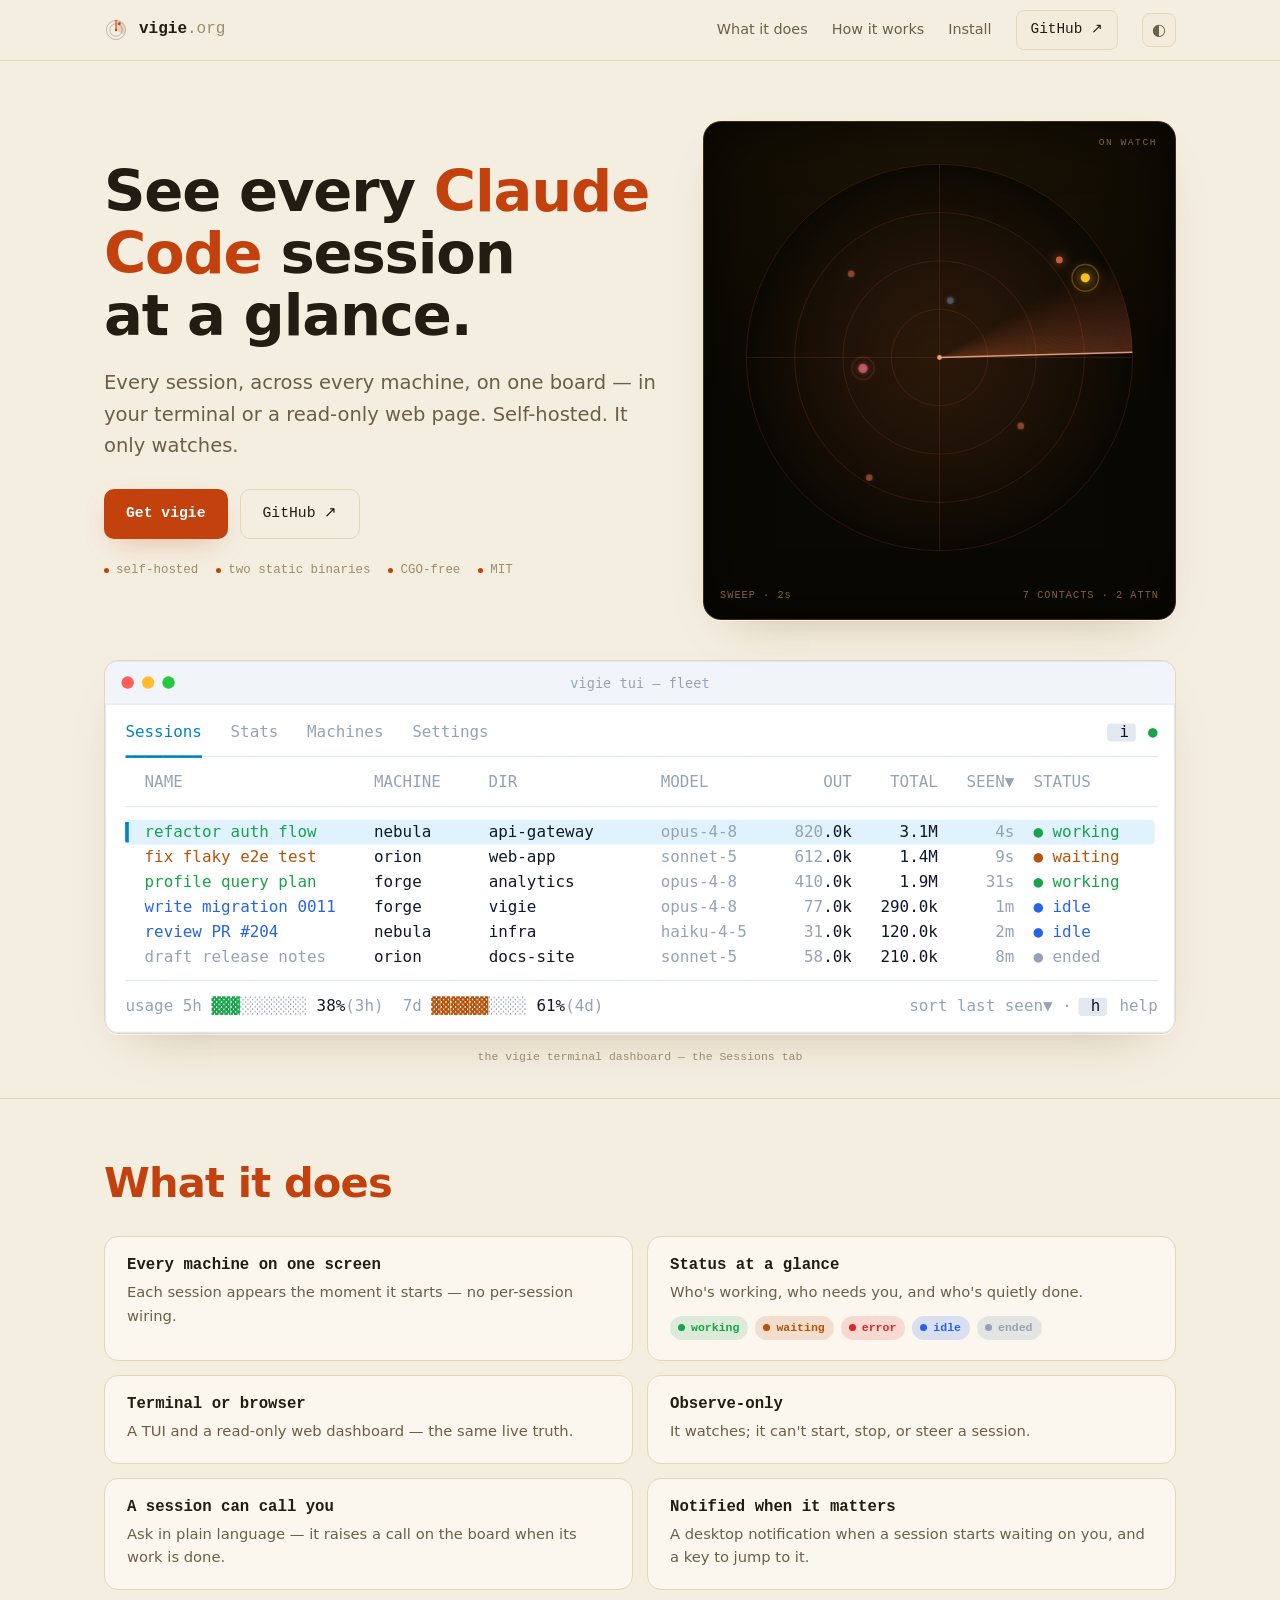
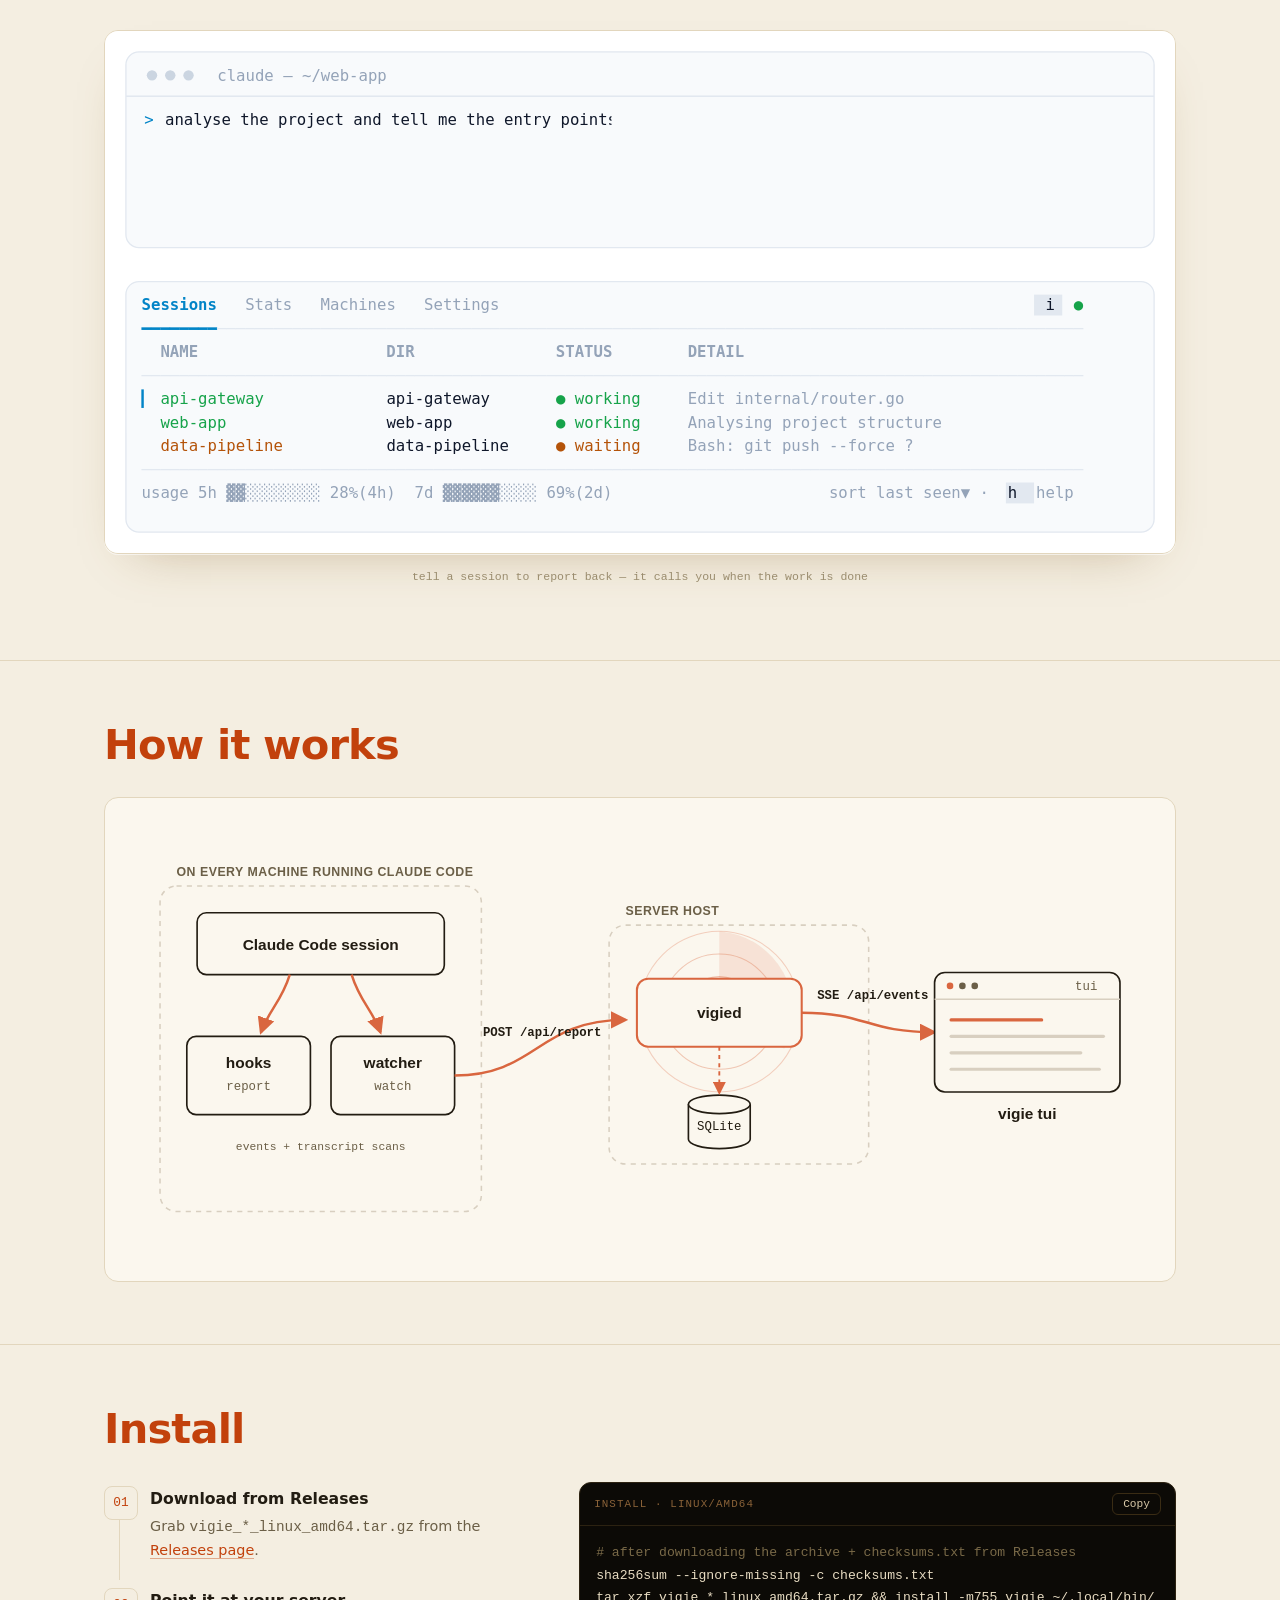
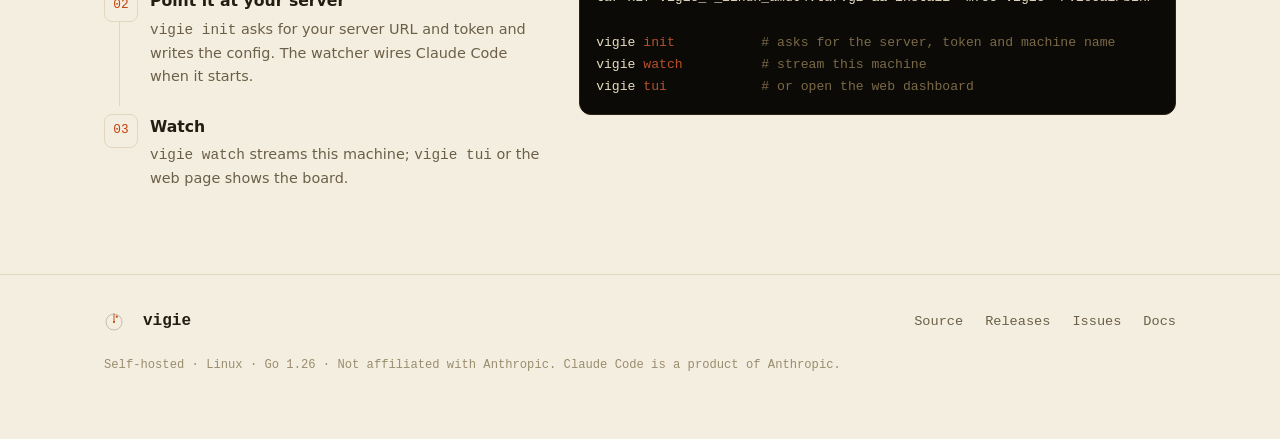
<file: site/index.html>
<!doctype html>
<html lang="en">
<head>
  <meta charset="utf-8">
  <meta name="viewport" content="width=device-width, initial-scale=1">
  <title>vigie — the lookout for your Claude Code sessions</title>
  <meta name="description" content="vigie is an observe-only monitor for Claude Code sessions across every machine — who's working, who's waiting on you, who needs an answer. Self-hosted, two static binaries, MIT.">
  <meta name="theme-color" content="#100d08">
  <link rel="icon" type="image/svg+xml" href="assets/favicon.svg">
  <meta property="og:type" content="website">
  <meta property="og:title" content="vigie — the lookout for your Claude Code sessions">
  <meta property="og:description" content="An observe-only monitor for Claude Code sessions across every machine. Self-hosted.">
  <meta property="og:image" content="assets/hero.svg">
  <style>
  :root {
    --font-mono: ui-monospace, "SF Mono", "SFMono-Regular", "Cascadia Code", "JetBrains Mono", Menlo, Consolas, monospace;
    --font-sans: system-ui, -apple-system, "Segoe UI", Roboto, Helvetica, Arial, sans-serif;
    --ground: #100d08; --panel: #17130c; --panel-2: #1f1a11; --line: #322817;
    --ink: #f0e9d8; --muted: #a49877; --faint: #6f6650;
    --amber: #d9663f; --amber-deep: #b8502e; --amber-pale: #f0a883;
    /* status colours: one per attention family, from test/fixtures/status-colors.json (#738) */
    --s-working: #4ade80; --s-waiting: #fbbf24; --s-error: #f87171;
    --s-idle: #60a5fa; --s-ended: #64748b;
    /* diagram (how-it-works.svg) chrome — flips with theme */
    --dg-node: #17130c; --dg-ink: #f0e9d8; --dg-muted: #a49877; --dg-line: #322817;
    --scope-glow: rgba(217,102,63,0.5);
    --shadow: 0 1px 0 rgba(255,255,255,0.03), 0 22px 50px -28px rgba(0,0,0,0.85);
    --radius: 14px; --maxw: 1120px;
  }
  @media (prefers-color-scheme: light) {
    :root {
      --ground: #f4eee1; --panel: #fbf7ee; --panel-2: #f3ecdc; --line: #e2d6bd;
      --ink: #221c12; --muted: #6b5f47; --faint: #9a8c6e;
      --amber: #c2410c; --amber-deep: #9a3412; --amber-pale: #b8502e;
      --s-working: #16a34a; --s-waiting: #b45309; --s-error: #dc2626;
      --s-idle: #2563eb; --s-ended: #94a3b8;
      --dg-node: #fbf7ee; --dg-ink: #221c12; --dg-muted: #6b5f47; --dg-line: #d8cfc0;
      --scope-glow: rgba(194,65,12,0.4);
      --shadow: 0 1px 0 rgba(255,255,255,0.6), 0 22px 50px -30px rgba(120,80,20,0.4);
    }
  }
  :root[data-theme="dark"] {
    --ground: #100d08; --panel: #17130c; --panel-2: #1f1a11; --line: #322817;
    --ink: #f0e9d8; --muted: #a49877; --faint: #6f6650; --amber: #d9663f; --amber-deep: #b8502e; --amber-pale: #f0a883;
    --s-working: #4ade80; --s-waiting: #fbbf24; --s-error: #f87171;
    --s-idle: #60a5fa; --s-ended: #64748b;
    --dg-node: #17130c; --dg-ink: #f0e9d8; --dg-muted: #a49877; --dg-line: #322817;
    --scope-glow: rgba(217,102,63,0.5); --shadow: 0 1px 0 rgba(255,255,255,0.03), 0 22px 50px -28px rgba(0,0,0,0.85);
  }
  :root[data-theme="light"] {
    --ground: #f4eee1; --panel: #fbf7ee; --panel-2: #f3ecdc; --line: #e2d6bd;
    --ink: #221c12; --muted: #6b5f47; --faint: #9a8c6e; --amber: #c2410c; --amber-deep: #9a3412; --amber-pale: #b8502e;
    --s-working: #16a34a; --s-waiting: #b45309; --s-error: #dc2626;
    --s-idle: #2563eb; --s-ended: #94a3b8;
    --dg-node: #fbf7ee; --dg-ink: #221c12; --dg-muted: #6b5f47; --dg-line: #d8cfc0;
    --scope-glow: rgba(194,65,12,0.4); --shadow: 0 1px 0 rgba(255,255,255,0.6), 0 22px 50px -30px rgba(120,80,20,0.4);
  }

  * { box-sizing: border-box; }
  html { scroll-behavior: smooth; }
  body { margin: 0; background: var(--ground); color: var(--ink); font-family: var(--font-sans); -webkit-font-smoothing: antialiased; line-height: 1.6; }
  .wrap { width: 100%; max-width: var(--maxw); margin: 0 auto; padding: 0 24px; }
  a { color: inherit; }
  h1, h2, h3 { text-wrap: balance; line-height: 1.08; margin: 0; }
  .mono { font-family: var(--font-mono); }
  .mark { display: block; color: var(--ink); }
  .mark .ring { stroke: currentColor; opacity: 0.32; }

  /* nav */
  nav { position: sticky; top: 0; z-index: 50; backdrop-filter: blur(10px); background: color-mix(in srgb, var(--ground) 82%, transparent); border-bottom: 1px solid var(--line); }
  .nav-in { display: flex; align-items: center; justify-content: space-between; height: 60px; }
  .brand { display: flex; align-items: center; gap: 11px; font-family: var(--font-mono); font-weight: 600; }
  .brand .tld { color: var(--faint); font-weight: 400; }
  .nav-links { display: flex; align-items: center; gap: 24px; }
  .nav-links a { text-decoration: none; font-size: 0.9rem; color: var(--muted); }
  .nav-links a:hover { color: var(--ink); }
  .nav-cta { font-family: var(--font-mono); font-size: 0.82rem; padding: 7px 14px; border: 1px solid var(--line); border-radius: 8px; color: var(--ink) !important; background: var(--panel-2); }
  .nav-cta:hover { border-color: var(--amber); }
  .toggle { display: inline-grid; place-items: center; width: 34px; height: 34px; border: 1px solid var(--line); border-radius: 8px; background: var(--panel-2); color: var(--muted); cursor: pointer; font-size: 1rem; }
  .toggle:hover { color: var(--ink); border-color: var(--amber); }
  :focus-visible { outline: 2px solid var(--amber); outline-offset: 2px; border-radius: 4px; }
  @media (max-width: 720px) { .nav-links .hide-sm { display: none; } }

  /* hero — copy + radar on top, the real product shot full-width below */
  .hero { padding: 60px 0 20px; }
  .hero-top { display: grid; grid-template-columns: 1.08fr 0.92fr; gap: 44px; align-items: center; }
  .hero h1 { font-size: clamp(2.3rem, 5vw, 3.6rem); font-weight: 800; letter-spacing: -0.02em; }
  .hero h1 .glow { color: var(--amber); }
  .lede { font-size: clamp(1.05rem, 1.6vw, 1.22rem); color: var(--muted); margin: 20px 0 28px; max-width: 46ch; }
  .cta-row { display: flex; flex-wrap: wrap; gap: 12px; justify-content: flex-start; }
  .btn { font-family: var(--font-mono); font-size: 0.92rem; text-decoration: none; padding: 12px 22px; border-radius: 10px; display: inline-flex; align-items: center; gap: 9px; transition: transform .12s, background .2s, border-color .2s; }
  .btn-primary { background: var(--amber); color: #fff; font-weight: 600; box-shadow: 0 10px 30px -12px var(--scope-glow); }
  .btn-primary:hover { transform: translateY(-1px); background: var(--amber-deep); }
  .btn-ghost { background: transparent; color: var(--ink); border: 1px solid var(--line); }
  .btn-ghost:hover { border-color: var(--amber); }
  .hero-meta { margin-top: 22px; display: flex; gap: 18px; flex-wrap: wrap; justify-content: flex-start; font-family: var(--font-mono); font-size: 0.78rem; color: var(--faint); }
  .hero-meta span { display: flex; align-items: center; gap: 7px; }
  .hero-meta i { width: 5px; height: 5px; border-radius: 50%; background: var(--amber); display: inline-block; }

  /* radar — an always-dark instrument, the brand accent beside the copy */
  .scope-frame { background: radial-gradient(120% 120% at 50% 0%, #1c1305 0%, #0a0803 62%); border: 1px solid #3a2c14; border-radius: 18px; padding: 16px; box-shadow: var(--shadow), inset 0 0 60px rgba(0,0,0,0.6); position: relative; }
  .scope-frame::after { content: "ON WATCH"; position: absolute; top: 13px; right: 18px; font-family: var(--font-mono); font-size: 0.6rem; letter-spacing: 0.16em; color: #8a6238; }
  canvas#radar { width: 100%; height: auto; display: block; }
  .scope-cap { display: flex; justify-content: space-between; margin-top: 10px; font-family: var(--font-mono); font-size: 0.64rem; color: #8a6238; letter-spacing: 0.1em; }

  /* the real TUI, framed and theme-aware (light/dark variants swapped by theme) */
  .shot-wrap { margin: 40px auto 0; max-width: 1120px; }
  .shot { border: 1px solid var(--line); border-radius: 14px; overflow: hidden; box-shadow: var(--shadow); background: var(--panel-2); }
  .shot svg, .shot img { width: 100%; height: auto; display: block; }
  .shot-cap { font-family: var(--font-mono); font-size: 0.72rem; color: var(--faint); margin-top: 14px; text-align: center; }
  .sd-dark { display: none; } .sd-light { display: block; }
  @media (prefers-color-scheme: dark) { .sd-light { display: none; } .sd-dark { display: block; } }
  :root[data-theme="dark"] .sd-light { display: none; } :root[data-theme="dark"] .sd-dark { display: block; }
  :root[data-theme="light"] .sd-light { display: block; } :root[data-theme="light"] .sd-dark { display: none; }

  /* sections — the heading IS the label: orange and large */
  section.block { padding: 62px 0; border-top: 1px solid var(--line); }
  .sec-head { margin-bottom: 30px; }
  .sec-head h2 { font-size: clamp(1.9rem, 3.4vw, 2.6rem); font-weight: 800; letter-spacing: -0.02em; color: var(--amber); }

  /* what it does — tight one-liners */
  .does-grid { display: grid; grid-template-columns: 1fr 1fr; gap: 14px; }
  .does { background: var(--panel); border: 1px solid var(--line); border-radius: var(--radius); padding: 20px 22px; }
  .does h3 { font-family: var(--font-mono); font-size: 0.98rem; font-weight: 700; margin-bottom: 6px; }
  .does p { color: var(--muted); font-size: 0.92rem; margin: 0; }
  .legend { display: flex; flex-wrap: wrap; gap: 7px; margin-top: 12px; }
  .pill { display: inline-flex; align-items: center; gap: 6px; padding: 3px 9px 3px 8px; border-radius: 999px; font-size: 0.72rem; font-weight: 600; font-family: var(--font-mono); }
  .pill i { width: 7px; height: 7px; border-radius: 50%; }
  .pill.working { color: var(--s-working); background: color-mix(in srgb, var(--s-working) 14%, transparent); } .pill.working i { background: var(--s-working); }
  .pill.error { color: var(--s-error); background: color-mix(in srgb, var(--s-error) 14%, transparent); } .pill.error i { background: var(--s-error); }
  .pill.waiting { color: var(--s-waiting); background: color-mix(in srgb, var(--s-waiting) 15%, transparent); } .pill.waiting i { background: var(--s-waiting); }
  .pill.idle { color: var(--s-idle); background: color-mix(in srgb, var(--s-idle) 16%, transparent); } .pill.idle i { background: var(--s-idle); }
  .pill.ended { color: var(--s-ended); background: color-mix(in srgb, var(--s-ended) 22%, transparent); } .pill.ended i { background: var(--s-ended); }

  /* how it works — one diagram (the README schema, theme-aware) */
  .diagram { background: var(--panel); border: 1px solid var(--line); border-radius: var(--radius); padding: 20px; }
  .diagram svg { width: 100%; height: auto; display: block; }

  /* install */
  .install-grid { display: grid; grid-template-columns: 0.85fr 1.15fr; gap: 34px; align-items: start; }
  ol.steps { list-style: none; counter-reset: s; margin: 0; padding: 0; }
  ol.steps li { counter-increment: s; position: relative; padding: 0 0 22px 46px; }
  ol.steps li::before { content: counter(s, decimal-leading-zero); position: absolute; left: 0; top: 0; font-family: var(--font-mono); font-size: 0.8rem; color: var(--amber); border: 1px solid var(--line); border-radius: 8px; width: 32px; height: 32px; display: grid; place-items: center; }
  ol.steps li::after { content: ""; position: absolute; left: 15px; top: 34px; bottom: 4px; width: 1px; background: var(--line); }
  ol.steps li:last-child::after { display: none; }
  ol.steps h4 { margin: 4px 0 4px; font-size: 0.98rem; }
  ol.steps p { margin: 0; color: var(--muted); font-size: 0.9rem; }
  ol.steps a { color: var(--amber); text-decoration: none; border-bottom: 1px solid color-mix(in srgb, var(--amber) 40%, transparent); }
  .code { background: #0c0a06; border: 1px solid #2c2211; border-radius: 12px; overflow: hidden; }
  .code-bar { display: flex; align-items: center; justify-content: space-between; padding: 10px 14px; border-bottom: 1px solid #2c2211; }
  .code-bar span { font-family: var(--font-mono); font-size: 0.68rem; letter-spacing: 0.1em; color: #8a6238; text-transform: uppercase; }
  .copy { font-family: var(--font-mono); font-size: 0.7rem; color: #d9c9a8; background: transparent; border: 1px solid #3a2c14; border-radius: 6px; padding: 4px 10px; cursor: pointer; }
  .copy:hover { border-color: var(--amber); color: var(--amber-pale); }
  pre.code-body { margin: 0; padding: 16px; overflow-x: auto; font-family: var(--font-mono); font-size: 0.82rem; line-height: 1.7; color: #e8dcc2; }
  pre.code-body .c { color: #7a6a48; }
  pre.code-body .k { color: var(--amber-pale); }

  /* footer */
  footer { border-top: 1px solid var(--line); padding: 34px 0 54px; }
  .foot-in { display: flex; justify-content: space-between; align-items: center; gap: 24px; flex-wrap: wrap; }
  .brand.small { font-family: var(--font-mono); }
  .foot-links { display: flex; gap: 22px; font-family: var(--font-mono); font-size: 0.85rem; }
  .foot-links a { text-decoration: none; color: var(--muted); }
  .foot-links a:hover { color: var(--amber); }
  .foot-note { margin-top: 22px; font-size: 0.76rem; color: var(--faint); font-family: var(--font-mono); }

  @media (max-width: 860px) {
    .hero-top { grid-template-columns: 1fr; gap: 32px; }
    .scope-frame { max-width: 420px; }
    .does-grid { grid-template-columns: 1fr; }
    .install-grid { grid-template-columns: 1fr; }
  }
  @media (prefers-reduced-motion: reduce) { html { scroll-behavior: auto; } .btn:hover { transform: none; } }
  </style>
</head>
<body>
<nav>
  <div class="wrap nav-in">
    <div class="brand">
      <svg class="mark" width="24" height="24" viewBox="0 0 100 100" fill="none" aria-hidden="true">
        <circle class="ring" cx="50" cy="50" r="40" stroke-width="3.5"/>
        <circle class="ring" cx="50" cy="50" r="26" stroke-width="3.5"/>
        <path d="M50 50 L50 10 A40 40 0 0 1 82.4 69.6 Z" fill="var(--amber)" opacity="0.18"/>
        <line x1="50" y1="50" x2="50" y2="10" stroke="var(--amber)" stroke-width="4.5" stroke-linecap="round"/>
        <circle cx="64.1" cy="23.5" r="5.5" fill="var(--amber)"/>
        <circle cx="50" cy="50" r="5" fill="var(--amber)"/>
      </svg>
      <span><b>vigie</b><span class="tld">.org</span></span>
    </div>
    <div class="nav-links">
      <a href="#what" class="hide-sm">What it does</a>
      <a href="#how" class="hide-sm">How it works</a>
      <a href="#install">Install</a>
      <a href="https://github.com/haribo/claude-vigie" class="nav-cta">GitHub ↗</a>
      <button class="toggle" id="themeBtn" aria-label="Toggle light / dark theme" title="Toggle light / dark">◐</button>
    </div>
  </div>
</nav>

<header class="hero">
  <div class="wrap">
    <div class="hero-top">
      <div class="hero-copy">
        <h1>See every <span class="glow">Claude Code</span> session at a glance.</h1>
        <p class="lede">Every session, across every machine, on one board — in your terminal or a read-only web page. Self-hosted. It only watches.</p>
        <div class="cta-row">
          <a href="#install" class="btn btn-primary">Get vigie</a>
          <a href="https://github.com/haribo/claude-vigie" class="btn btn-ghost">GitHub ↗</a>
        </div>
        <div class="hero-meta">
          <span><i></i>self-hosted</span>
          <span><i></i>two static binaries</span>
          <span><i></i>CGO-free</span>
          <span><i></i>MIT</span>
        </div>
      </div>
      <div class="scope-frame">
        <canvas id="radar" width="720" height="720" role="img" aria-label="Radar scope showing active Claude Code sessions as blips; two are in an attention state."></canvas>
        <div class="scope-cap"><span>SWEEP · 2s</span><span>7 CONTACTS · 2 ATTN</span></div>
      </div>
    </div>
    <div class="shot-wrap">
      <div class="shot">
        <div class="sd-light"><img src="assets/hero.svg" alt="vigie TUI — the Sessions tab"></div>
        <div class="sd-dark"><img src="assets/hero-dark.svg" alt="vigie TUI — the Sessions tab (dark)"></div>
      </div>
      <p class="shot-cap">the vigie terminal dashboard — the Sessions tab</p>
    </div>
  </div>
</header>

<main>
  <section class="block" id="what">
    <div class="wrap">
      <div class="sec-head">
        <h2>What it does</h2>
      </div>
      <div class="does-grid">
        <div class="does">
          <h3>Every machine on one screen</h3>
          <p>Each session appears the moment it starts — no per-session wiring.</p>
        </div>
        <div class="does">
          <h3>Status at a glance</h3>
          <p>Who's working, who needs you, and who's quietly done.</p>
          <div class="legend">
            <span class="pill working"><i></i>working</span>
            <span class="pill waiting"><i></i>waiting</span>
            <span class="pill error"><i></i>error</span>
            <span class="pill idle"><i></i>idle</span>
            <span class="pill ended"><i></i>ended</span>
          </div>
        </div>
        <div class="does">
          <h3>Terminal or browser</h3>
          <p>A TUI and a read-only web dashboard — the same live truth.</p>
        </div>
        <div class="does">
          <h3>Observe-only</h3>
          <p>It watches; it can't start, stop, or steer a session.</p>
        </div>
        <div class="does">
          <h3>A session can call you</h3>
          <p>Ask in plain language — it raises a call on the board when its work is done.</p>
        </div>
        <div class="does">
          <h3>Notified when it matters</h3>
          <p>A desktop notification when a session starts waiting on you, and a key to jump to it.</p>
        </div>
      </div>

      <div class="shot-wrap">
        <div class="shot">
          <div class="sd-light"><img src="assets/session-call.svg" alt="A Claude Code session is asked to report when finished; the vigie board then shows that session calling, its status dot blinking and the message in DETAIL"></div>
          <div class="sd-dark"><img src="assets/session-call-dark.svg" alt="A Claude Code session is asked to report when finished; the vigie board then shows that session calling, its status dot blinking and the message in DETAIL (dark)"></div>
        </div>
        <p class="shot-cap">tell a session to report back — it calls you when the work is done</p>
      </div>
    </div>
  </section>

  <section class="block" id="how">
    <div class="wrap">
      <div class="sec-head">
        <h2>How it works</h2>
      </div>
      <div class="diagram"><svg xmlns="http://www.w3.org/2000/svg" viewBox="0 0 1000 430" font-family="ui-sans-serif, system-ui, -apple-system, 'Segoe UI', Roboto, Helvetica, Arial, sans-serif" role="img" aria-label="How Claude Vigie works">
  <style>
    .zone { fill: none; stroke: var(--dg-line); stroke-width: 1.5; stroke-dasharray: 5 5; }
    .zlabel { fill: var(--dg-muted); font: 600 12px sans-serif; letter-spacing: .04em; text-transform: uppercase; }
    .node { fill: var(--dg-node); stroke: var(--dg-ink); stroke-width: 1.6; }
    .node.accent { stroke: #d9663f; stroke-width: 2; }
    .ntitle { fill: var(--dg-ink); font: 640 15px sans-serif; }
    .nsub { fill: var(--dg-muted); font: 500 12px ui-monospace, Menlo, Consolas, monospace; }
    .dblabel { fill: var(--dg-ink); font: 500 12px ui-monospace, Menlo, Consolas, monospace; }
    .flow { fill: none; stroke: #d9663f; stroke-width: 2.4; }
    .flow.dot { stroke-dasharray: 4 4; stroke-width: 1.8; }
    .elabel { fill: var(--dg-ink); font: 600 12px ui-monospace, Menlo, Consolas, monospace; }
    .elabel.m { fill: var(--dg-muted); font: 500 11px ui-monospace, Menlo, Consolas, monospace; }
    .radar { fill: none; stroke: #d9663f; }
    .db { fill: var(--dg-node); stroke: var(--dg-ink); stroke-width: 1.6; }
    .termdot { fill: var(--dg-muted); } .termdot.cor { fill: #d9663f; }
    .termline { stroke: var(--dg-line); stroke-width: 3; stroke-linecap: round; } .termline.on { stroke: #d9663f; }
    .ahfill { fill: #d9663f; } .wedge { fill: rgba(217,102,63,.14); }
  </style>
  <defs>
    <marker id="ah" viewBox="0 0 10 10" refX="8.5" refY="5" markerWidth="7" markerHeight="7" orient="auto-start-reverse">
      <path class="ahfill" d="M0 0 L10 5 L0 10 z"/>
    </marker>
  </defs>

  <rect class="zone" x="34" y="66" width="312" height="316" rx="16"/>
  <text class="zlabel" x="50" y="56">on every machine running Claude Code</text>
  <rect class="node" x="70" y="92" width="240" height="60" rx="9"/>
  <text class="ntitle" x="190" y="128" text-anchor="middle">Claude Code session</text>
  <path class="flow" d="M160 152 C 152 178, 140 186, 132 208" marker-end="url(#ah)"/>
  <path class="flow" d="M220 152 C 228 178, 240 186, 248 208" marker-end="url(#ah)"/>
  <rect class="node" x="60" y="212" width="120" height="76" rx="9"/>
  <text class="ntitle" x="120" y="243" text-anchor="middle">hooks</text>
  <text class="nsub" x="120" y="264" text-anchor="middle">report</text>
  <rect class="node" x="200" y="212" width="120" height="76" rx="9"/>
  <text class="ntitle" x="260" y="243" text-anchor="middle">watcher</text>
  <text class="nsub" x="260" y="264" text-anchor="middle">watch</text>
  <text class="elabel m" x="190" y="322" text-anchor="middle">events + transcript scans</text>

  <path class="flow" d="M320 250 C 400 250, 400 196, 486 196" marker-end="url(#ah)"/>
  <text class="elabel" x="405" y="212" text-anchor="middle">POST /api/report</text>

  <rect class="zone" x="470" y="104" width="252" height="232" rx="16"/>
  <text class="zlabel" x="486" y="94">server host</text>
  <circle class="radar" cx="577" cy="188" r="78" stroke-width="1" opacity=".28"/>
  <circle class="radar" cx="577" cy="188" r="56" stroke-width="1" opacity=".34"/>
  <circle class="radar" cx="577" cy="188" r="34" stroke-width="1" opacity=".4"/>
  <path class="wedge" d="M577 188 L577 110 A78 78 0 0 1 640 224 Z"/>
  <rect class="node accent" x="497" y="156" width="160" height="66" rx="11"/>
  <text class="ntitle" x="577" y="194" text-anchor="middle">vigied</text>
  <path class="db" d="M547 278 v34 a30 9 0 0 0 60 0 v-34"/>
  <ellipse class="db" cx="577" cy="278" rx="30" ry="9"/>
  <text class="dblabel" x="577" y="303" text-anchor="middle">SQLite</text>
  <path class="flow dot" d="M577 222 L577 267" marker-end="url(#ah)"/>

  <path class="flow" d="M657 189 C 720 189, 720 208, 786 208" marker-end="url(#ah)"/>
  <text class="elabel" x="726" y="176" text-anchor="middle">SSE /api/events</text>

  <rect class="node" x="786" y="150" width="180" height="116" rx="10"/>
  <line x1="786" y1="176" x2="966" y2="176" stroke="var(--dg-line)" stroke-width="1.4"/>
  <circle class="termdot cor" cx="801" cy="163" r="3.2"/>
  <circle class="termdot" cx="813" cy="163" r="3.2"/>
  <circle class="termdot" cx="825" cy="163" r="3.2"/>
  <text class="nsub" x="944" y="167" text-anchor="end">tui</text>
  <line class="termline on" x1="802" y1="196" x2="890" y2="196"/>
  <line class="termline" x1="802" y1="212" x2="950" y2="212"/>
  <line class="termline" x1="802" y1="228" x2="928" y2="228"/>
  <line class="termline" x1="802" y1="244" x2="946" y2="244"/>
  <text class="ntitle" x="876" y="292" text-anchor="middle">vigie tui</text>
</svg></div>
    </div>
  </section>

  <section class="block" id="install">
    <div class="wrap">
      <div class="sec-head">
        <h2>Install</h2>
      </div>
      <div class="install-grid">
        <ol class="steps">
          <li><h4>Download from Releases</h4><p>Grab <span class="mono">vigie_*_linux_amd64.tar.gz</span> from the <a href="https://github.com/haribo/claude-vigie/releases">Releases page</a>.</p></li>
          <li><h4>Point it at your server</h4><p><span class="mono">vigie init</span> asks for your server URL and token and writes the config. The watcher wires Claude Code when it starts.</p></li>
          <li><h4>Watch</h4><p><span class="mono">vigie watch</span> streams this machine; <span class="mono">vigie tui</span> or the web page shows the board.</p></li>
        </ol>
        <div>
          <div class="code">
            <div class="code-bar"><span>install · linux/amd64</span><button class="copy" id="copyBtn">Copy</button></div>
            <pre class="code-body" id="codeText"><span class="c"># after downloading the archive + checksums.txt from Releases</span>
sha256sum --ignore-missing -c checksums.txt
tar xzf vigie_*_linux_amd64.tar.gz && install -m755 vigie ~/.local/bin/

vigie <span class="k">init</span>           <span class="c"># asks for the server, token and machine name</span>
vigie <span class="k">watch</span>          <span class="c"># stream this machine</span>
vigie <span class="k">tui</span>            <span class="c"># or open the web dashboard</span></pre>
          </div>
        </div>
      </div>
    </div>
  </section>
</main>

<footer>
  <div class="wrap">
    <div class="foot-in">
      <div class="brand small">
        <svg class="mark" width="20" height="20" viewBox="0 0 100 100" fill="none" aria-hidden="true" style="display:inline-block;vertical-align:middle;margin-right:8px">
          <circle class="ring" cx="50" cy="50" r="40" stroke-width="3.5"/>
          <line x1="50" y1="50" x2="50" y2="10" stroke="var(--amber)" stroke-width="4.5" stroke-linecap="round"/>
          <circle cx="64.1" cy="23.5" r="5.5" fill="var(--amber)"/>
          <circle cx="50" cy="50" r="5" fill="var(--amber)"/>
        </svg><b>vigie</b>
      </div>
      <div class="foot-links">
        <a href="https://github.com/haribo/claude-vigie">Source</a>
        <a href="https://github.com/haribo/claude-vigie/releases">Releases</a>
        <a href="https://github.com/haribo/claude-vigie/issues">Issues</a>
        <a href="https://github.com/haribo/claude-vigie/tree/develop/docs">Docs</a>
      </div>
    </div>
    <p class="foot-note">Self-hosted · Linux · Go 1.26 · Not affiliated with Anthropic. Claude Code is a product of Anthropic.</p>
  </div>
</footer>

<script>
  (function () {
    var root = document.documentElement, btn = document.getElementById('themeBtn');
    btn.addEventListener('click', function () {
      var isDark = matchMedia('(prefers-color-scheme: dark)').matches;
      var cur = root.getAttribute('data-theme') || (isDark ? 'dark' : 'light');
      root.setAttribute('data-theme', cur === 'dark' ? 'light' : 'dark');
    });
  })();
  (function () {
    var btn = document.getElementById('copyBtn'), pre = document.getElementById('codeText');
    if (!btn || !pre) return;
    btn.addEventListener('click', function () {
      navigator.clipboard && navigator.clipboard.writeText(pre.innerText).then(function () {
        var o = btn.textContent; btn.textContent = 'Copied'; setTimeout(function () { btn.textContent = o; }, 1400);
      });
    });
  })();

  // radar scope — brand accent
  (function () {
    var cv = document.getElementById('radar');
    if (!cv) return;
    var ctx = cv.getContext('2d');
    var reduce = matchMedia('(prefers-reduced-motion: reduce)').matches;
    var DPR = Math.min(window.devicePixelRatio || 1, 2);
    function size() { var css = cv.clientWidth || 420; cv.width = css * DPR; cv.height = css * DPR; }
    size(); window.addEventListener('resize', size);
    var A = '#d9663f', ATTN_W = '#fbbf24', ATTN_S = '#fb7185';
    var contacts = [
      { a: -0.5, r: 0.86, c: ATTN_W, big: true }, { a: 0.7, r: 0.55, c: A }, { a: 2.1, r: 0.72, c: A },
      { a: 3.0, r: 0.40, c: ATTN_S, big: true }, { a: 3.9, r: 0.63, c: A }, { a: 4.9, r: 0.30, c: '#64748b' }, { a: 5.6, r: 0.80, c: A }
    ];
    contacts.forEach(function (p) { p.lit = 0; });
    var sweep = -Math.PI / 2;
    function draw(dt) {
      var w = cv.width, h = cv.height, cx = w / 2, cy = h / 2, R = Math.min(w, h) * 0.44;
      ctx.clearRect(0, 0, w, h);
      var g = ctx.createRadialGradient(cx, cy, 0, cx, cy, R);
      g.addColorStop(0, 'rgba(64,34,14,0.55)'); g.addColorStop(1, 'rgba(10,8,3,0.9)');
      ctx.fillStyle = g; ctx.beginPath(); ctx.arc(cx, cy, R, 0, Math.PI * 2); ctx.fill();
      ctx.strokeStyle = 'rgba(217,102,63,0.16)'; ctx.lineWidth = 1 * DPR;
      for (var i = 1; i <= 4; i++) { ctx.beginPath(); ctx.arc(cx, cy, R * i / 4, 0, Math.PI * 2); ctx.stroke(); }
      ctx.beginPath(); ctx.moveTo(cx - R, cy); ctx.lineTo(cx + R, cy); ctx.moveTo(cx, cy - R); ctx.lineTo(cx, cy + R); ctx.stroke();
      if (!reduce) sweep += dt * 0.9;
      var span = 0.5;
      ctx.save(); ctx.beginPath(); ctx.arc(cx, cy, R, 0, Math.PI * 2); ctx.clip();
      var steps = 44;
      for (var s = 0; s < steps; s++) {
        var t = s / steps, a0 = sweep - span * t, a1 = sweep - span * (t + 1 / steps);
        ctx.beginPath(); ctx.moveTo(cx, cy); ctx.arc(cx, cy, R, a1, a0); ctx.closePath();
        ctx.fillStyle = 'rgba(217,102,63,' + (0.32 * (1 - t)) + ')'; ctx.fill();
      }
      ctx.strokeStyle = 'rgba(240,168,131,0.9)'; ctx.lineWidth = 1.5 * DPR;
      ctx.beginPath(); ctx.moveTo(cx, cy); ctx.lineTo(cx + Math.cos(sweep) * R, cy + Math.sin(sweep) * R); ctx.stroke();
      ctx.restore();
      var sw = ((sweep % (Math.PI * 2)) + Math.PI * 2) % (Math.PI * 2);
      contacts.forEach(function (p) {
        var pa = ((p.a % (Math.PI * 2)) + Math.PI * 2) % (Math.PI * 2);
        var diff = Math.abs(sw - pa); if (diff > Math.PI) diff = Math.PI * 2 - diff;
        if (reduce) { p.lit = 1; } else { if (diff < 0.08) p.lit = 1; else p.lit = Math.max(p.lit - dt * 0.55, p.big ? 0.30 : 0.12); }
        var px = cx + Math.cos(p.a) * R * p.r, py = cy + Math.sin(p.a) * R * p.r, rad = (p.big ? 4.6 : 3.4) * DPR;
        ctx.save(); ctx.globalAlpha = Math.min(1, 0.25 + p.lit); ctx.shadowColor = p.c; ctx.shadowBlur = 14 * DPR * p.lit;
        ctx.fillStyle = p.c; ctx.beginPath(); ctx.arc(px, py, rad, 0, Math.PI * 2); ctx.fill();
        if (p.big) { ctx.globalAlpha = 0.4 * p.lit; ctx.strokeStyle = p.c; ctx.lineWidth = 1.4 * DPR; ctx.beginPath(); ctx.arc(px, py, rad + (5 + 5 * p.lit) * DPR, 0, Math.PI * 2); ctx.stroke(); }
        ctx.restore();
      });
      ctx.fillStyle = 'rgba(240,168,131,0.95)'; ctx.beginPath(); ctx.arc(cx, cy, 2.4 * DPR, 0, Math.PI * 2); ctx.fill();
    }
    var last = 0;
    function frame(ts) { var dt = last ? Math.min((ts - last) / 1000, 0.05) : 0.016; last = ts; draw(dt); if (!reduce) requestAnimationFrame(frame); }
    if (reduce) draw(0); else requestAnimationFrame(frame);
  })();
</script>

</body>
</html>
</file>
